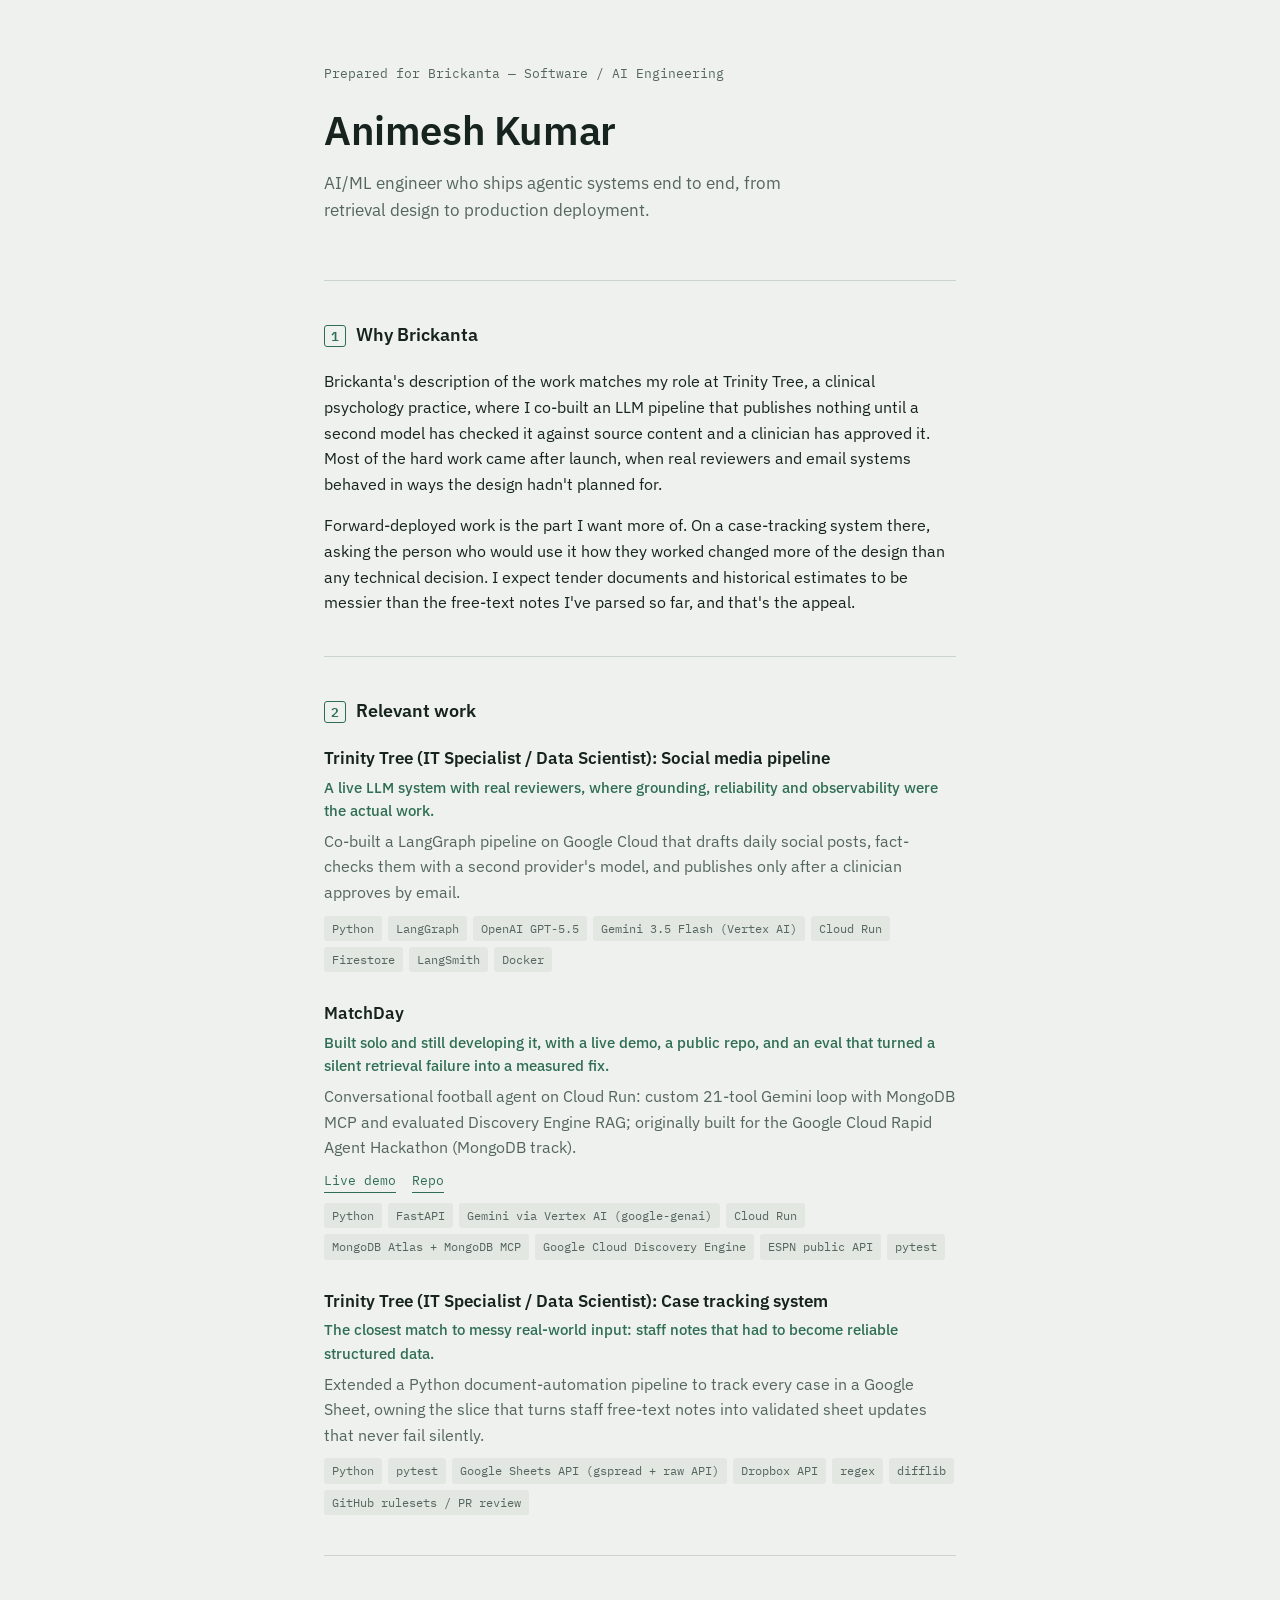
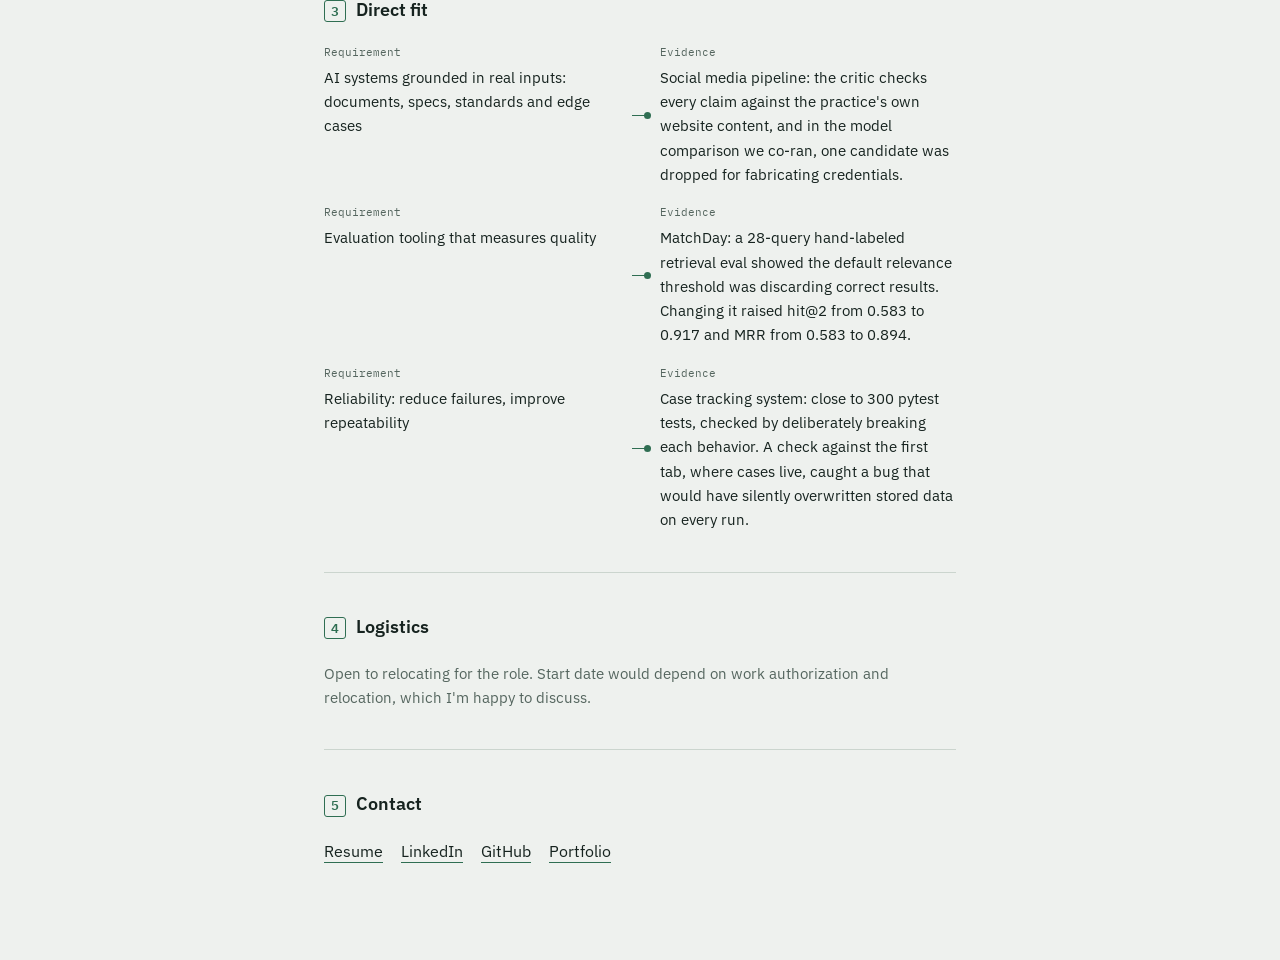
<file: brickanta/index.html>
<!doctype html>
<html lang="en">
<head>
<meta charset="utf-8">
<meta name="viewport" content="width=device-width, initial-scale=1">
<meta name="robots" content="noindex">
<title>Animesh Kumar — Brickanta</title>
<link rel="preconnect" href="https://fonts.googleapis.com">
<link rel="preconnect" href="https://fonts.gstatic.com" crossorigin>
<link href="https://fonts.googleapis.com/css2?family=IBM+Plex+Sans:wght@400;500;600&family=IBM+Plex+Mono:wght@400;500&display=swap" rel="stylesheet">
<link rel="stylesheet" href="../assets/styles.css">
<script data-goatcounter="https://animesh452.goatcounter.com/count" async src="//gc.zgo.at/count.js"></script>
</head>
<body>
<main class="page">

  <header class="hero">
    <p class="letterhead mono">Prepared for Brickanta — Software / AI Engineering</p>
    <h1 class="name">Animesh Kumar</h1>
    <p class="positioning">AI/ML engineer who ships agentic systems end to end, from retrieval design to production deployment.</p>
  </header>

  <section class="block" id="why">
    <h2 class="block-title"><span class="idx">1</span> Why Brickanta</h2>
    <div class="prose">
<p>Brickanta's description of the work matches my role at Trinity Tree, a clinical psychology practice, where I co-built an LLM pipeline that publishes nothing until a second model has checked it against source content and a clinician has approved it. Most of the hard work came after launch, when real reviewers and email systems behaved in ways the design hadn't planned for.</p><p>Forward-deployed work is the part I want more of. On a case-tracking system there, asking the person who would use it how they worked changed more of the design than any technical decision. I expect tender documents and historical estimates to be messier than the free-text notes I've parsed so far, and that's the appeal.</p>    </div>
  </section>

  <section class="block" id="work">
    <h2 class="block-title"><span class="idx">2</span> Relevant work</h2>
    <div class="work-list">
      <article class="work-item">
        <h3>Trinity Tree (IT Specialist / Data Scientist): Social media pipeline</h3>
        <p class="work-why">A live LLM system with real reviewers, where grounding, reliability and observability were the actual work.</p>
        <p class="work-desc">Co-built a LangGraph pipeline on Google Cloud that drafts daily social posts, fact-checks them with a second provider's model, and publishes only after a clinician approves by email.</p>
        <ul class="tags">
<li class="mono">Python</li><li class="mono">LangGraph</li><li class="mono">OpenAI GPT-5.5</li><li class="mono">Gemini 3.5 Flash (Vertex AI)</li><li class="mono">Cloud Run</li><li class="mono">Firestore</li><li class="mono">LangSmith</li><li class="mono">Docker</li>        </ul>
      </article>
      <article class="work-item">
        <h3>MatchDay</h3>
        <p class="work-why">Built solo and still developing it, with a live demo, a public repo, and an eval that turned a silent retrieval failure into a measured fix.</p>
        <p class="work-desc">Conversational football agent on Cloud Run: custom 21-tool Gemini loop with MongoDB MCP and evaluated Discovery Engine RAG; originally built for the Google Cloud Rapid Agent Hackathon (MongoDB track).</p>
        <p class="work-links mono">
<a href="https://matchday-901040990547.us-central1.run.app/">Live demo</a><a href="https://github.com/Animesh452/wc2026-agent">Repo</a>        </p>
        <ul class="tags">
<li class="mono">Python</li><li class="mono">FastAPI</li><li class="mono">Gemini via Vertex AI (google-genai)</li><li class="mono">Cloud Run</li><li class="mono">MongoDB Atlas + MongoDB MCP</li><li class="mono">Google Cloud Discovery Engine</li><li class="mono">ESPN public API</li><li class="mono">pytest</li>        </ul>
      </article>
      <article class="work-item">
        <h3>Trinity Tree (IT Specialist / Data Scientist): Case tracking system</h3>
        <p class="work-why">The closest match to messy real-world input: staff notes that had to become reliable structured data.</p>
        <p class="work-desc">Extended a Python document-automation pipeline to track every case in a Google Sheet, owning the slice that turns staff free-text notes into validated sheet updates that never fail silently.</p>
        <ul class="tags">
<li class="mono">Python</li><li class="mono">pytest</li><li class="mono">Google Sheets API (gspread + raw API)</li><li class="mono">Dropbox API</li><li class="mono">regex</li><li class="mono">difflib</li><li class="mono">GitHub rulesets / PR review</li>        </ul>
      </article>
    </div>
  </section>

  <section class="block" id="fit">
    <h2 class="block-title"><span class="idx">3</span> Direct fit</h2>
    <div class="fit-ledger">
      <div class="fit-row">
        <div class="fit-req"><span class="fit-label mono">Requirement</span>AI systems grounded in real inputs: documents, specs, standards and edge cases</div>
        <div class="fit-connector" aria-hidden="true"></div>
        <div class="fit-evidence"><span class="fit-label mono">Evidence</span>Social media pipeline: the critic checks every claim against the practice's own website content, and in the model comparison we co-ran, one candidate was dropped for fabricating credentials.</div>
      </div>
      <div class="fit-row">
        <div class="fit-req"><span class="fit-label mono">Requirement</span>Evaluation tooling that measures quality</div>
        <div class="fit-connector" aria-hidden="true"></div>
        <div class="fit-evidence"><span class="fit-label mono">Evidence</span>MatchDay: a 28-query hand-labeled retrieval eval showed the default relevance threshold was discarding correct results. Changing it raised hit@2 from 0.583 to 0.917 and MRR from 0.583 to 0.894.</div>
      </div>
      <div class="fit-row">
        <div class="fit-req"><span class="fit-label mono">Requirement</span>Reliability: reduce failures, improve repeatability</div>
        <div class="fit-connector" aria-hidden="true"></div>
        <div class="fit-evidence"><span class="fit-label mono">Evidence</span>Case tracking system: close to 300 pytest tests, checked by deliberately breaking each behavior. A check against the first tab, where cases live, caught a bug that would have silently overwritten stored data on every run.</div>
      </div>
    </div>
  </section>

  <section class="block" id="logistics">
    <h2 class="block-title"><span class="idx">4</span> Logistics</h2>
    <div class="prose small">
<p>Open to relocating for the role. Start date would depend on work authorization and relocation, which I'm happy to discuss.</p>    </div>
  </section>

  <footer class="block contact" id="contact">
    <h2 class="block-title"><span class="idx">5</span> Contact</h2>
    <ul class="contact-list">
<li><a href="https://animesh452.github.io/for/resume/b/Animesh_Kumar_Resume.pdf">Resume</a></li><li><a href="https://linkedin.com/in/animeshk452">LinkedIn</a></li><li><a href="https://github.com/Animesh452">GitHub</a></li><li><a href="https://animesh452.github.io">Portfolio</a></li>    </ul>
  </footer>

</main>
</body>
</html>
</file>
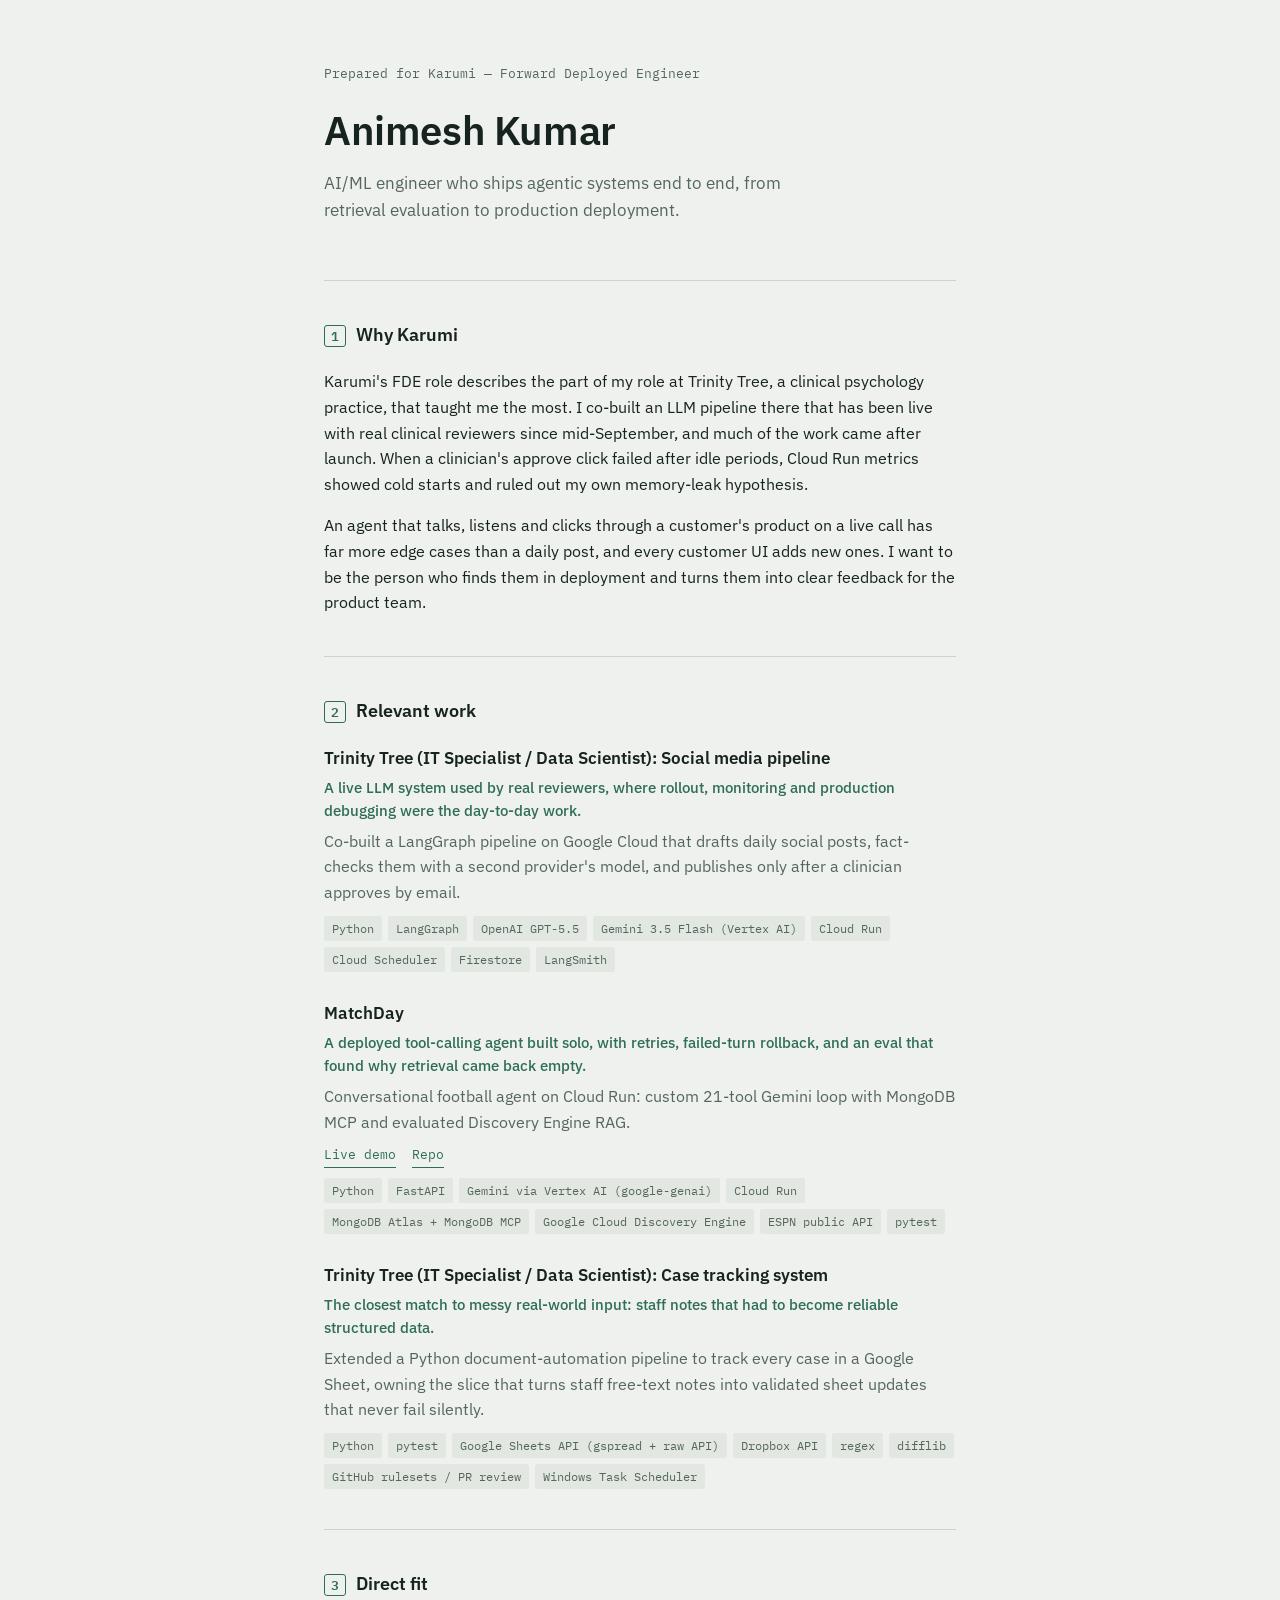
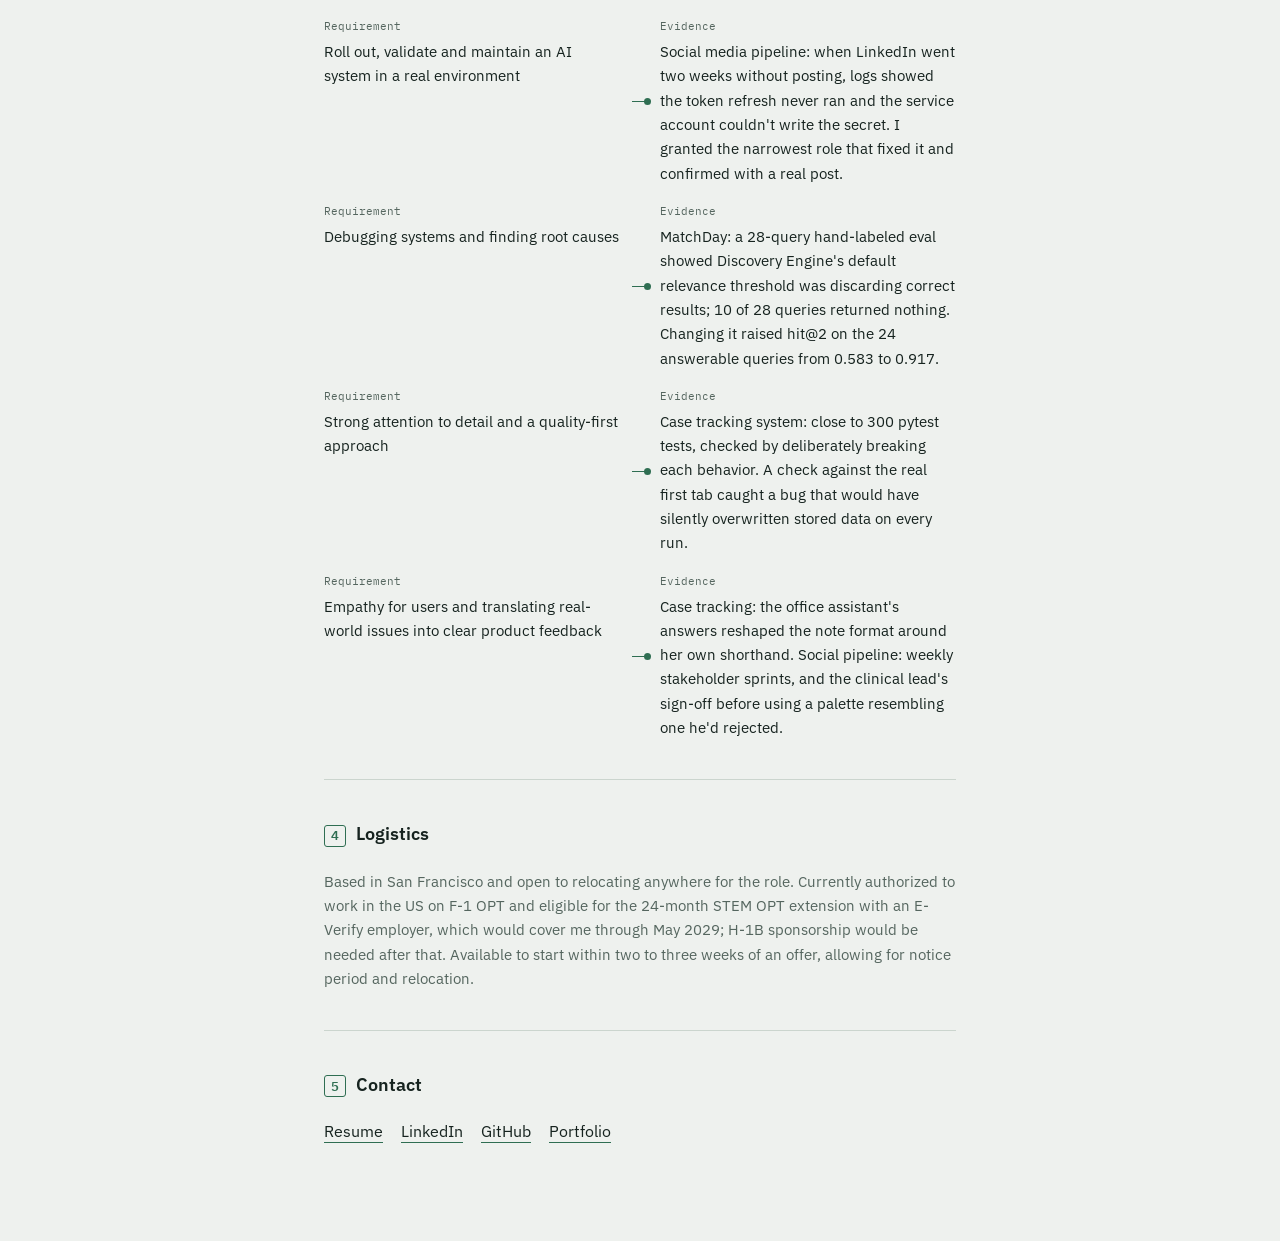
<file: karumi/index.html>
<!doctype html>
<html lang="en">
<head>
<meta charset="utf-8">
<meta name="viewport" content="width=device-width, initial-scale=1">
<meta name="robots" content="noindex">
<title>Animesh Kumar — Karumi</title>
<link rel="preconnect" href="https://fonts.googleapis.com">
<link rel="preconnect" href="https://fonts.gstatic.com" crossorigin>
<link href="https://fonts.googleapis.com/css2?family=IBM+Plex+Sans:wght@400;500;600&family=IBM+Plex+Mono:wght@400;500&display=swap" rel="stylesheet">
<link rel="stylesheet" href="../assets/styles.css">
<script data-goatcounter="https://animesh452.goatcounter.com/count" async src="//gc.zgo.at/count.js"></script>
</head>
<body>
<main class="page">

  <header class="hero">
    <p class="letterhead mono">Prepared for Karumi — Forward Deployed Engineer</p>
    <h1 class="name">Animesh Kumar</h1>
    <p class="positioning">AI/ML engineer who ships agentic systems end to end, from retrieval evaluation to production deployment.</p>
  </header>

  <section class="block" id="why">
    <h2 class="block-title"><span class="idx">1</span> Why Karumi</h2>
    <div class="prose">
<p>Karumi's FDE role describes the part of my role at Trinity Tree, a clinical psychology practice, that taught me the most. I co-built an LLM pipeline there that has been live with real clinical reviewers since mid-September, and much of the work came after launch. When a clinician's approve click failed after idle periods, Cloud Run metrics showed cold starts and ruled out my own memory-leak hypothesis.</p><p>An agent that talks, listens and clicks through a customer's product on a live call has far more edge cases than a daily post, and every customer UI adds new ones. I want to be the person who finds them in deployment and turns them into clear feedback for the product team.</p>    </div>
  </section>

  <section class="block" id="work">
    <h2 class="block-title"><span class="idx">2</span> Relevant work</h2>
    <div class="work-list">
      <article class="work-item">
        <h3>Trinity Tree (IT Specialist / Data Scientist): Social media pipeline</h3>
        <p class="work-why">A live LLM system used by real reviewers, where rollout, monitoring and production debugging were the day-to-day work.</p>
        <p class="work-desc">Co-built a LangGraph pipeline on Google Cloud that drafts daily social posts, fact-checks them with a second provider's model, and publishes only after a clinician approves by email.</p>
        <ul class="tags">
<li class="mono">Python</li><li class="mono">LangGraph</li><li class="mono">OpenAI GPT-5.5</li><li class="mono">Gemini 3.5 Flash (Vertex AI)</li><li class="mono">Cloud Run</li><li class="mono">Cloud Scheduler</li><li class="mono">Firestore</li><li class="mono">LangSmith</li>        </ul>
      </article>
      <article class="work-item">
        <h3>MatchDay</h3>
        <p class="work-why">A deployed tool-calling agent built solo, with retries, failed-turn rollback, and an eval that found why retrieval came back empty.</p>
        <p class="work-desc">Conversational football agent on Cloud Run: custom 21-tool Gemini loop with MongoDB MCP and evaluated Discovery Engine RAG.</p>
        <p class="work-links mono">
<a href="https://matchday-901040990547.us-central1.run.app/">Live demo</a><a href="https://github.com/Animesh452/wc2026-agent">Repo</a>        </p>
        <ul class="tags">
<li class="mono">Python</li><li class="mono">FastAPI</li><li class="mono">Gemini via Vertex AI (google-genai)</li><li class="mono">Cloud Run</li><li class="mono">MongoDB Atlas + MongoDB MCP</li><li class="mono">Google Cloud Discovery Engine</li><li class="mono">ESPN public API</li><li class="mono">pytest</li>        </ul>
      </article>
      <article class="work-item">
        <h3>Trinity Tree (IT Specialist / Data Scientist): Case tracking system</h3>
        <p class="work-why">The closest match to messy real-world input: staff notes that had to become reliable structured data.</p>
        <p class="work-desc">Extended a Python document-automation pipeline to track every case in a Google Sheet, owning the slice that turns staff free-text notes into validated sheet updates that never fail silently.</p>
        <ul class="tags">
<li class="mono">Python</li><li class="mono">pytest</li><li class="mono">Google Sheets API (gspread + raw API)</li><li class="mono">Dropbox API</li><li class="mono">regex</li><li class="mono">difflib</li><li class="mono">GitHub rulesets / PR review</li><li class="mono">Windows Task Scheduler</li>        </ul>
      </article>
    </div>
  </section>

  <section class="block" id="fit">
    <h2 class="block-title"><span class="idx">3</span> Direct fit</h2>
    <div class="fit-ledger">
      <div class="fit-row">
        <div class="fit-req"><span class="fit-label mono">Requirement</span>Roll out, validate and maintain an AI system in a real environment</div>
        <div class="fit-connector" aria-hidden="true"></div>
        <div class="fit-evidence"><span class="fit-label mono">Evidence</span>Social media pipeline: when LinkedIn went two weeks without posting, logs showed the token refresh never ran and the service account couldn't write the secret. I granted the narrowest role that fixed it and confirmed with a real post.</div>
      </div>
      <div class="fit-row">
        <div class="fit-req"><span class="fit-label mono">Requirement</span>Debugging systems and finding root causes</div>
        <div class="fit-connector" aria-hidden="true"></div>
        <div class="fit-evidence"><span class="fit-label mono">Evidence</span>MatchDay: a 28-query hand-labeled eval showed Discovery Engine's default relevance threshold was discarding correct results; 10 of 28 queries returned nothing. Changing it raised hit@2 on the 24 answerable queries from 0.583 to 0.917.</div>
      </div>
      <div class="fit-row">
        <div class="fit-req"><span class="fit-label mono">Requirement</span>Strong attention to detail and a quality-first approach</div>
        <div class="fit-connector" aria-hidden="true"></div>
        <div class="fit-evidence"><span class="fit-label mono">Evidence</span>Case tracking system: close to 300 pytest tests, checked by deliberately breaking each behavior. A check against the real first tab caught a bug that would have silently overwritten stored data on every run.</div>
      </div>
      <div class="fit-row">
        <div class="fit-req"><span class="fit-label mono">Requirement</span>Empathy for users and translating real-world issues into clear product feedback</div>
        <div class="fit-connector" aria-hidden="true"></div>
        <div class="fit-evidence"><span class="fit-label mono">Evidence</span>Case tracking: the office assistant's answers reshaped the note format around her own shorthand. Social pipeline: weekly stakeholder sprints, and the clinical lead's sign-off before using a palette resembling one he'd rejected.</div>
      </div>
    </div>
  </section>

  <section class="block" id="logistics">
    <h2 class="block-title"><span class="idx">4</span> Logistics</h2>
    <div class="prose small">
<p>Based in San Francisco and open to relocating anywhere for the role. Currently authorized to work in the US on F-1 OPT and eligible for the 24-month STEM OPT extension with an E-Verify employer, which would cover me through May 2029; H-1B sponsorship would be needed after that. Available to start within two to three weeks of an offer, allowing for notice period and relocation.</p>    </div>
  </section>

  <footer class="block contact" id="contact">
    <h2 class="block-title"><span class="idx">5</span> Contact</h2>
    <ul class="contact-list">
<li><a href="https://animesh452.github.io/for/resume/b/Animesh_Kumar_Resume.pdf">Resume</a></li><li><a href="https://linkedin.com/in/animeshk452">LinkedIn</a></li><li><a href="https://github.com/Animesh452">GitHub</a></li><li><a href="https://animesh452.github.io">Portfolio</a></li>    </ul>
  </footer>

</main>
</body>
</html>
</file>
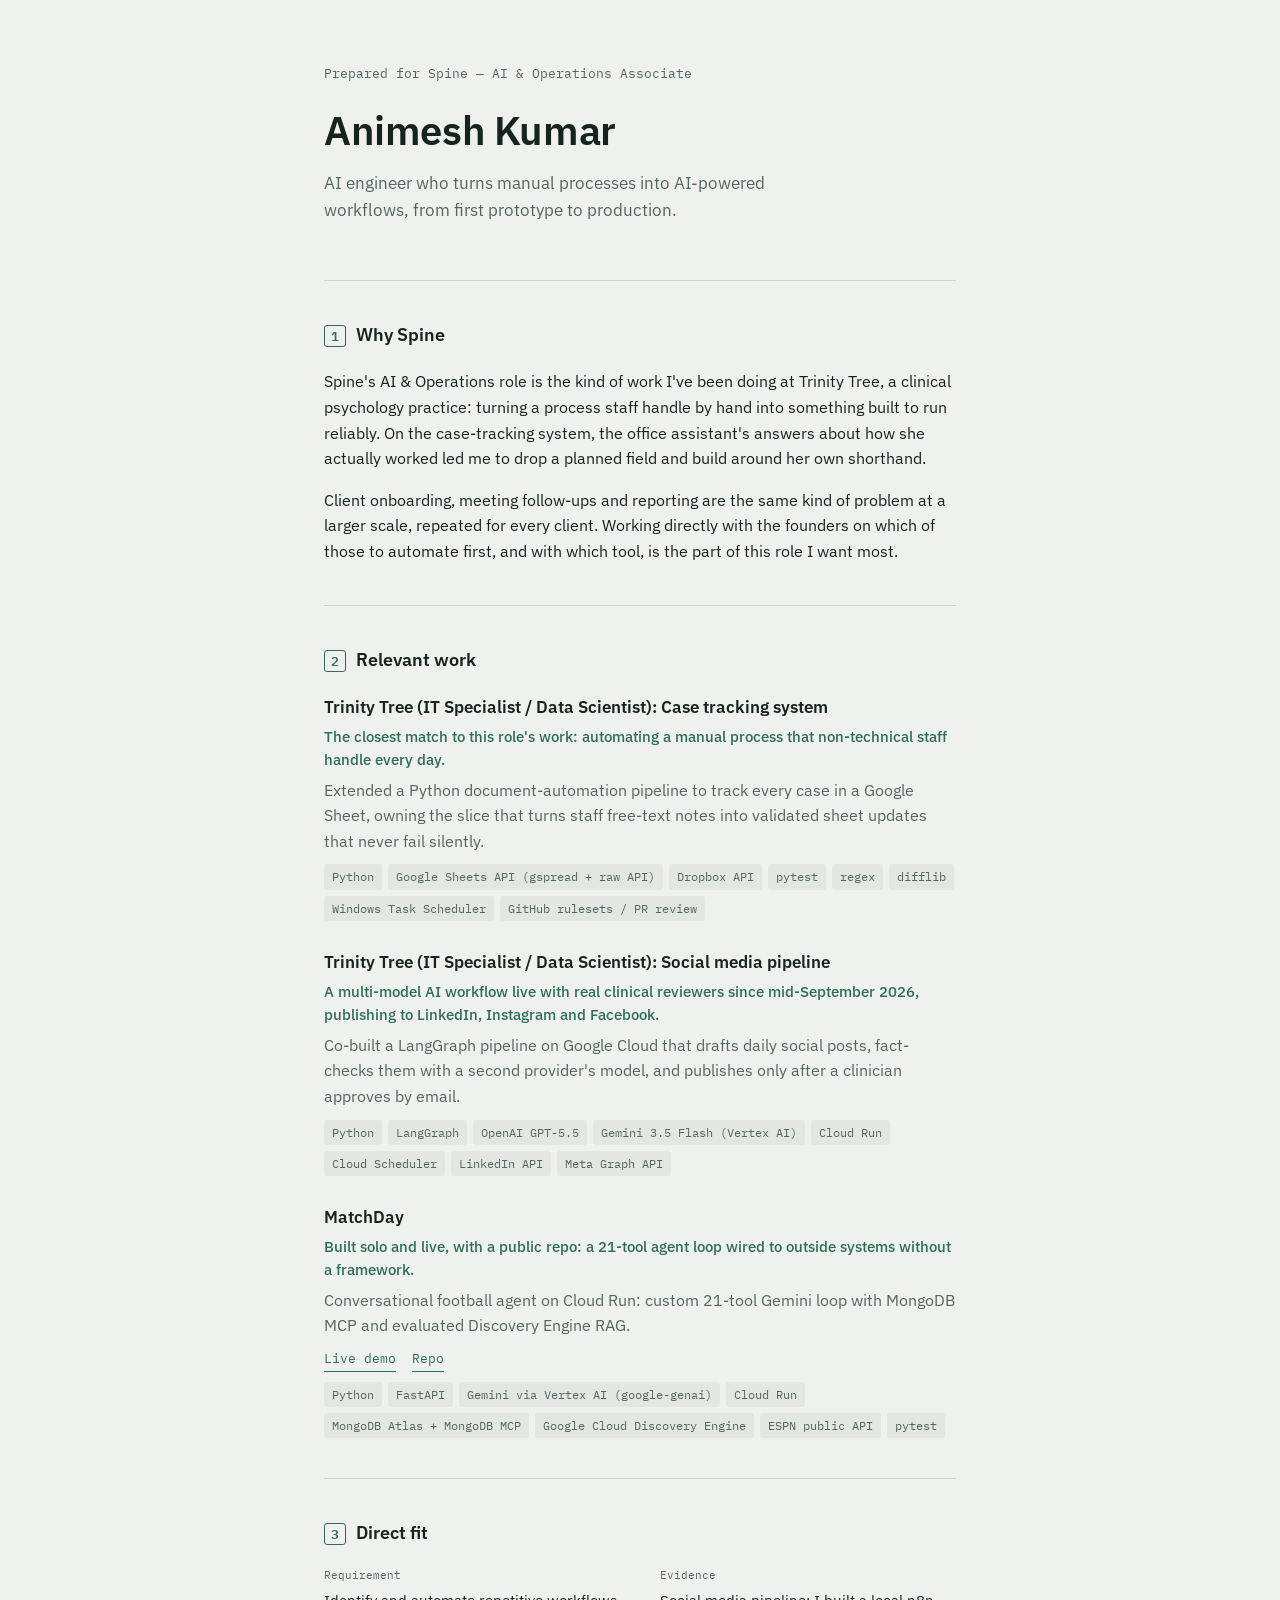
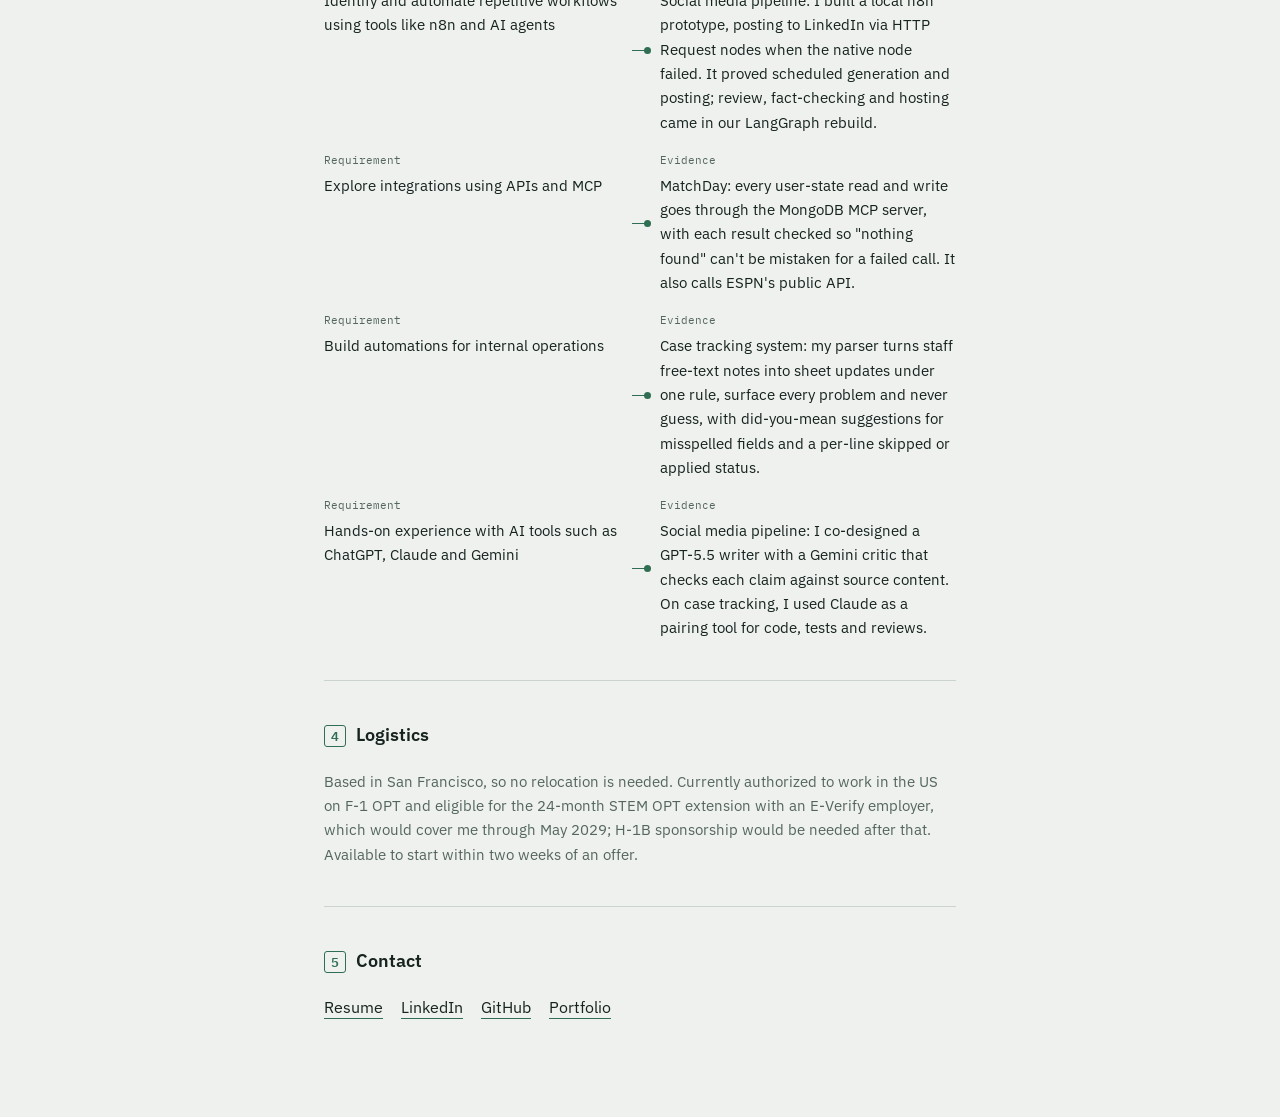
<file: spine/index.html>
<!doctype html>
<html lang="en">
<head>
<meta charset="utf-8">
<meta name="viewport" content="width=device-width, initial-scale=1">
<meta name="robots" content="noindex">
<title>Animesh Kumar — Spine</title>
<link rel="preconnect" href="https://fonts.googleapis.com">
<link rel="preconnect" href="https://fonts.gstatic.com" crossorigin>
<link href="https://fonts.googleapis.com/css2?family=IBM+Plex+Sans:wght@400;500;600&family=IBM+Plex+Mono:wght@400;500&display=swap" rel="stylesheet">
<link rel="stylesheet" href="../assets/styles.css">
<script data-goatcounter="https://animesh452.goatcounter.com/count" async src="//gc.zgo.at/count.js"></script>
</head>
<body>
<main class="page">

  <header class="hero">
    <p class="letterhead mono">Prepared for Spine — AI & Operations Associate</p>
    <h1 class="name">Animesh Kumar</h1>
    <p class="positioning">AI engineer who turns manual processes into AI-powered workflows, from first prototype to production.</p>
  </header>

  <section class="block" id="why">
    <h2 class="block-title"><span class="idx">1</span> Why Spine</h2>
    <div class="prose">
<p>Spine's AI & Operations role is the kind of work I've been doing at Trinity Tree, a clinical psychology practice: turning a process staff handle by hand into something built to run reliably. On the case-tracking system, the office assistant's answers about how she actually worked led me to drop a planned field and build around her own shorthand.</p><p>Client onboarding, meeting follow-ups and reporting are the same kind of problem at a larger scale, repeated for every client. Working directly with the founders on which of those to automate first, and with which tool, is the part of this role I want most.</p>    </div>
  </section>

  <section class="block" id="work">
    <h2 class="block-title"><span class="idx">2</span> Relevant work</h2>
    <div class="work-list">
      <article class="work-item">
        <h3>Trinity Tree (IT Specialist / Data Scientist): Case tracking system</h3>
        <p class="work-why">The closest match to this role's work: automating a manual process that non-technical staff handle every day.</p>
        <p class="work-desc">Extended a Python document-automation pipeline to track every case in a Google Sheet, owning the slice that turns staff free-text notes into validated sheet updates that never fail silently.</p>
        <ul class="tags">
<li class="mono">Python</li><li class="mono">Google Sheets API (gspread + raw API)</li><li class="mono">Dropbox API</li><li class="mono">pytest</li><li class="mono">regex</li><li class="mono">difflib</li><li class="mono">Windows Task Scheduler</li><li class="mono">GitHub rulesets / PR review</li>        </ul>
      </article>
      <article class="work-item">
        <h3>Trinity Tree (IT Specialist / Data Scientist): Social media pipeline</h3>
        <p class="work-why">A multi-model AI workflow live with real clinical reviewers since mid-September 2026, publishing to LinkedIn, Instagram and Facebook.</p>
        <p class="work-desc">Co-built a LangGraph pipeline on Google Cloud that drafts daily social posts, fact-checks them with a second provider's model, and publishes only after a clinician approves by email.</p>
        <ul class="tags">
<li class="mono">Python</li><li class="mono">LangGraph</li><li class="mono">OpenAI GPT-5.5</li><li class="mono">Gemini 3.5 Flash (Vertex AI)</li><li class="mono">Cloud Run</li><li class="mono">Cloud Scheduler</li><li class="mono">LinkedIn API</li><li class="mono">Meta Graph API</li>        </ul>
      </article>
      <article class="work-item">
        <h3>MatchDay</h3>
        <p class="work-why">Built solo and live, with a public repo: a 21-tool agent loop wired to outside systems without a framework.</p>
        <p class="work-desc">Conversational football agent on Cloud Run: custom 21-tool Gemini loop with MongoDB MCP and evaluated Discovery Engine RAG.</p>
        <p class="work-links mono">
<a href="https://matchday-901040990547.us-central1.run.app/">Live demo</a><a href="https://github.com/Animesh452/wc2026-agent">Repo</a>        </p>
        <ul class="tags">
<li class="mono">Python</li><li class="mono">FastAPI</li><li class="mono">Gemini via Vertex AI (google-genai)</li><li class="mono">Cloud Run</li><li class="mono">MongoDB Atlas + MongoDB MCP</li><li class="mono">Google Cloud Discovery Engine</li><li class="mono">ESPN public API</li><li class="mono">pytest</li>        </ul>
      </article>
    </div>
  </section>

  <section class="block" id="fit">
    <h2 class="block-title"><span class="idx">3</span> Direct fit</h2>
    <div class="fit-ledger">
      <div class="fit-row">
        <div class="fit-req"><span class="fit-label mono">Requirement</span>Identify and automate repetitive workflows using tools like n8n and AI agents</div>
        <div class="fit-connector" aria-hidden="true"></div>
        <div class="fit-evidence"><span class="fit-label mono">Evidence</span>Social media pipeline: I built a local n8n prototype, posting to LinkedIn via HTTP Request nodes when the native node failed. It proved scheduled generation and posting; review, fact-checking and hosting came in our LangGraph rebuild.</div>
      </div>
      <div class="fit-row">
        <div class="fit-req"><span class="fit-label mono">Requirement</span>Explore integrations using APIs and MCP</div>
        <div class="fit-connector" aria-hidden="true"></div>
        <div class="fit-evidence"><span class="fit-label mono">Evidence</span>MatchDay: every user-state read and write goes through the MongoDB MCP server, with each result checked so "nothing found" can't be mistaken for a failed call. It also calls ESPN's public API.</div>
      </div>
      <div class="fit-row">
        <div class="fit-req"><span class="fit-label mono">Requirement</span>Build automations for internal operations</div>
        <div class="fit-connector" aria-hidden="true"></div>
        <div class="fit-evidence"><span class="fit-label mono">Evidence</span>Case tracking system: my parser turns staff free-text notes into sheet updates under one rule, surface every problem and never guess, with did-you-mean suggestions for misspelled fields and a per-line skipped or applied status.</div>
      </div>
      <div class="fit-row">
        <div class="fit-req"><span class="fit-label mono">Requirement</span>Hands-on experience with AI tools such as ChatGPT, Claude and Gemini</div>
        <div class="fit-connector" aria-hidden="true"></div>
        <div class="fit-evidence"><span class="fit-label mono">Evidence</span>Social media pipeline: I co-designed a GPT-5.5 writer with a Gemini critic that checks each claim against source content. On case tracking, I used Claude as a pairing tool for code, tests and reviews.</div>
      </div>
    </div>
  </section>

  <section class="block" id="logistics">
    <h2 class="block-title"><span class="idx">4</span> Logistics</h2>
    <div class="prose small">
<p>Based in San Francisco, so no relocation is needed. Currently authorized to work in the US on F-1 OPT and eligible for the 24-month STEM OPT extension with an E-Verify employer, which would cover me through May 2029; H-1B sponsorship would be needed after that. Available to start within two weeks of an offer.</p>    </div>
  </section>

  <footer class="block contact" id="contact">
    <h2 class="block-title"><span class="idx">5</span> Contact</h2>
    <ul class="contact-list">
<li><a href="https://animesh452.github.io/for/resume/b/Animesh_Kumar_Resume.pdf">Resume</a></li><li><a href="https://linkedin.com/in/animeshk452">LinkedIn</a></li><li><a href="https://github.com/Animesh452">GitHub</a></li><li><a href="https://animesh452.github.io">Portfolio</a></li>    </ul>
  </footer>

</main>
</body>
</html>
</file>
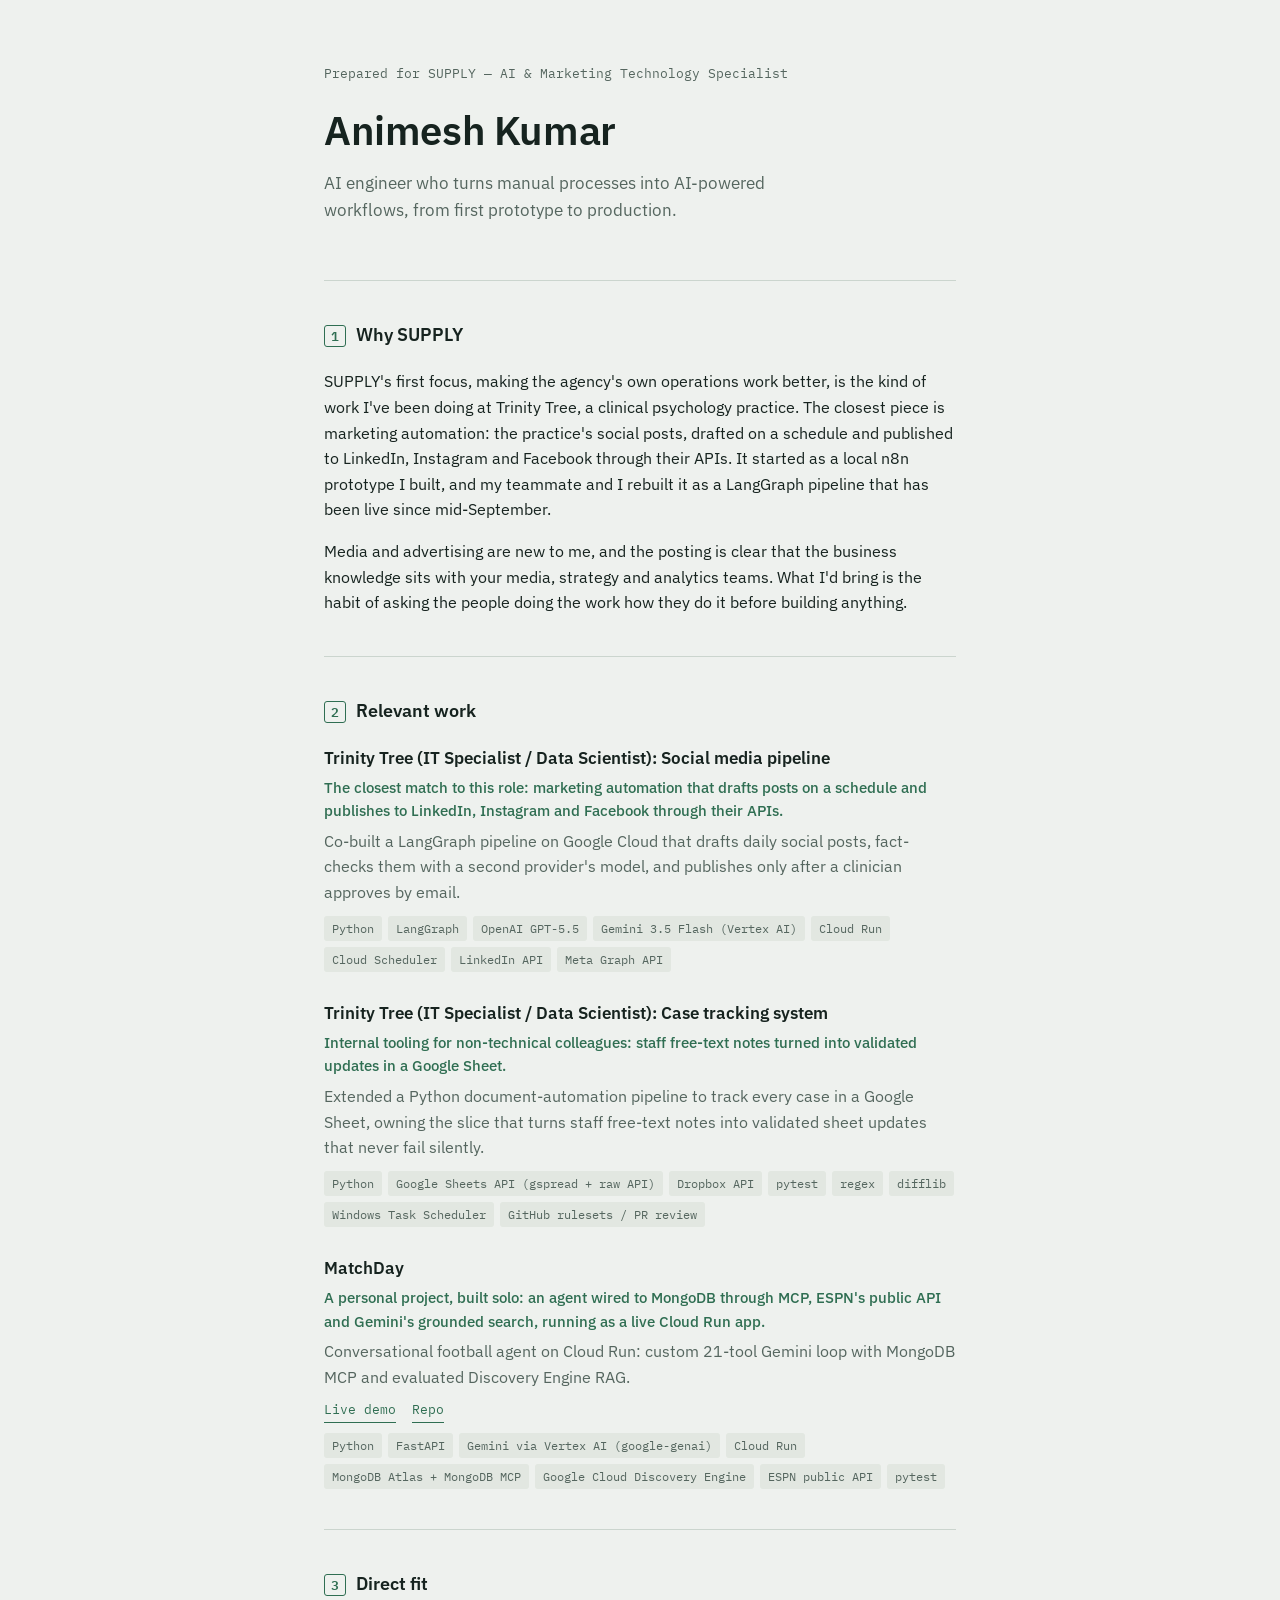
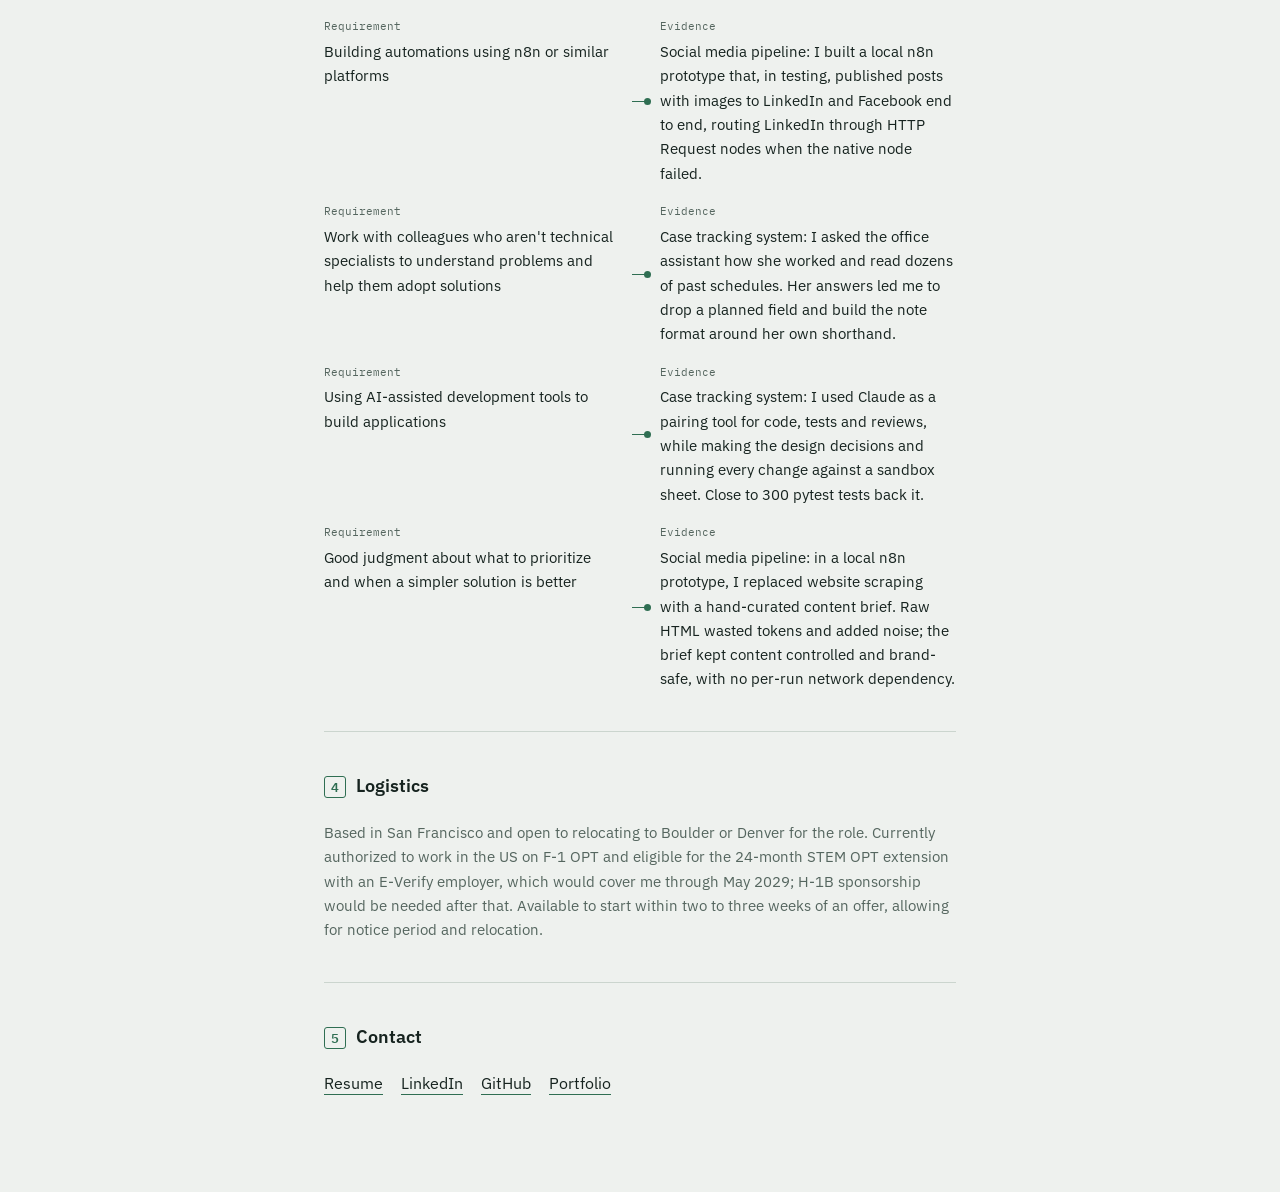
<file: supply/index.html>
<!doctype html>
<html lang="en">
<head>
<meta charset="utf-8">
<meta name="viewport" content="width=device-width, initial-scale=1">
<meta name="robots" content="noindex">
<title>Animesh Kumar — SUPPLY</title>
<link rel="preconnect" href="https://fonts.googleapis.com">
<link rel="preconnect" href="https://fonts.gstatic.com" crossorigin>
<link href="https://fonts.googleapis.com/css2?family=IBM+Plex+Sans:wght@400;500;600&family=IBM+Plex+Mono:wght@400;500&display=swap" rel="stylesheet">
<link rel="stylesheet" href="../assets/styles.css">
<script data-goatcounter="https://animesh452.goatcounter.com/count" async src="//gc.zgo.at/count.js"></script>
</head>
<body>
<main class="page">

  <header class="hero">
    <p class="letterhead mono">Prepared for SUPPLY — AI & Marketing Technology Specialist</p>
    <h1 class="name">Animesh Kumar</h1>
    <p class="positioning">AI engineer who turns manual processes into AI-powered workflows, from first prototype to production.</p>
  </header>

  <section class="block" id="why">
    <h2 class="block-title"><span class="idx">1</span> Why SUPPLY</h2>
    <div class="prose">
<p>SUPPLY's first focus, making the agency's own operations work better, is the kind of work I've been doing at Trinity Tree, a clinical psychology practice. The closest piece is marketing automation: the practice's social posts, drafted on a schedule and published to LinkedIn, Instagram and Facebook through their APIs. It started as a local n8n prototype I built, and my teammate and I rebuilt it as a LangGraph pipeline that has been live since mid-September.</p><p>Media and advertising are new to me, and the posting is clear that the business knowledge sits with your media, strategy and analytics teams. What I'd bring is the habit of asking the people doing the work how they do it before building anything.</p>    </div>
  </section>

  <section class="block" id="work">
    <h2 class="block-title"><span class="idx">2</span> Relevant work</h2>
    <div class="work-list">
      <article class="work-item">
        <h3>Trinity Tree (IT Specialist / Data Scientist): Social media pipeline</h3>
        <p class="work-why">The closest match to this role: marketing automation that drafts posts on a schedule and publishes to LinkedIn, Instagram and Facebook through their APIs.</p>
        <p class="work-desc">Co-built a LangGraph pipeline on Google Cloud that drafts daily social posts, fact-checks them with a second provider's model, and publishes only after a clinician approves by email.</p>
        <ul class="tags">
<li class="mono">Python</li><li class="mono">LangGraph</li><li class="mono">OpenAI GPT-5.5</li><li class="mono">Gemini 3.5 Flash (Vertex AI)</li><li class="mono">Cloud Run</li><li class="mono">Cloud Scheduler</li><li class="mono">LinkedIn API</li><li class="mono">Meta Graph API</li>        </ul>
      </article>
      <article class="work-item">
        <h3>Trinity Tree (IT Specialist / Data Scientist): Case tracking system</h3>
        <p class="work-why">Internal tooling for non-technical colleagues: staff free-text notes turned into validated updates in a Google Sheet.</p>
        <p class="work-desc">Extended a Python document-automation pipeline to track every case in a Google Sheet, owning the slice that turns staff free-text notes into validated sheet updates that never fail silently.</p>
        <ul class="tags">
<li class="mono">Python</li><li class="mono">Google Sheets API (gspread + raw API)</li><li class="mono">Dropbox API</li><li class="mono">pytest</li><li class="mono">regex</li><li class="mono">difflib</li><li class="mono">Windows Task Scheduler</li><li class="mono">GitHub rulesets / PR review</li>        </ul>
      </article>
      <article class="work-item">
        <h3>MatchDay</h3>
        <p class="work-why">A personal project, built solo: an agent wired to MongoDB through MCP, ESPN's public API and Gemini's grounded search, running as a live Cloud Run app.</p>
        <p class="work-desc">Conversational football agent on Cloud Run: custom 21-tool Gemini loop with MongoDB MCP and evaluated Discovery Engine RAG.</p>
        <p class="work-links mono">
<a href="https://matchday-901040990547.us-central1.run.app/">Live demo</a><a href="https://github.com/Animesh452/wc2026-agent">Repo</a>        </p>
        <ul class="tags">
<li class="mono">Python</li><li class="mono">FastAPI</li><li class="mono">Gemini via Vertex AI (google-genai)</li><li class="mono">Cloud Run</li><li class="mono">MongoDB Atlas + MongoDB MCP</li><li class="mono">Google Cloud Discovery Engine</li><li class="mono">ESPN public API</li><li class="mono">pytest</li>        </ul>
      </article>
    </div>
  </section>

  <section class="block" id="fit">
    <h2 class="block-title"><span class="idx">3</span> Direct fit</h2>
    <div class="fit-ledger">
      <div class="fit-row">
        <div class="fit-req"><span class="fit-label mono">Requirement</span>Building automations using n8n or similar platforms</div>
        <div class="fit-connector" aria-hidden="true"></div>
        <div class="fit-evidence"><span class="fit-label mono">Evidence</span>Social media pipeline: I built a local n8n prototype that, in testing, published posts with images to LinkedIn and Facebook end to end, routing LinkedIn through HTTP Request nodes when the native node failed.</div>
      </div>
      <div class="fit-row">
        <div class="fit-req"><span class="fit-label mono">Requirement</span>Work with colleagues who aren't technical specialists to understand problems and help them adopt solutions</div>
        <div class="fit-connector" aria-hidden="true"></div>
        <div class="fit-evidence"><span class="fit-label mono">Evidence</span>Case tracking system: I asked the office assistant how she worked and read dozens of past schedules. Her answers led me to drop a planned field and build the note format around her own shorthand.</div>
      </div>
      <div class="fit-row">
        <div class="fit-req"><span class="fit-label mono">Requirement</span>Using AI-assisted development tools to build applications</div>
        <div class="fit-connector" aria-hidden="true"></div>
        <div class="fit-evidence"><span class="fit-label mono">Evidence</span>Case tracking system: I used Claude as a pairing tool for code, tests and reviews, while making the design decisions and running every change against a sandbox sheet. Close to 300 pytest tests back it.</div>
      </div>
      <div class="fit-row">
        <div class="fit-req"><span class="fit-label mono">Requirement</span>Good judgment about what to prioritize and when a simpler solution is better</div>
        <div class="fit-connector" aria-hidden="true"></div>
        <div class="fit-evidence"><span class="fit-label mono">Evidence</span>Social media pipeline: in a local n8n prototype, I replaced website scraping with a hand-curated content brief. Raw HTML wasted tokens and added noise; the brief kept content controlled and brand-safe, with no per-run network dependency.</div>
      </div>
    </div>
  </section>

  <section class="block" id="logistics">
    <h2 class="block-title"><span class="idx">4</span> Logistics</h2>
    <div class="prose small">
<p>Based in San Francisco and open to relocating to Boulder or Denver for the role. Currently authorized to work in the US on F-1 OPT and eligible for the 24-month STEM OPT extension with an E-Verify employer, which would cover me through May 2029; H-1B sponsorship would be needed after that. Available to start within two to three weeks of an offer, allowing for notice period and relocation.</p>    </div>
  </section>

  <footer class="block contact" id="contact">
    <h2 class="block-title"><span class="idx">5</span> Contact</h2>
    <ul class="contact-list">
<li><a href="https://animesh452.github.io/for/resume/b/Animesh_Kumar_Resume.pdf">Resume</a></li><li><a href="https://linkedin.com/in/animeshk452">LinkedIn</a></li><li><a href="https://github.com/Animesh452">GitHub</a></li><li><a href="https://animesh452.github.io">Portfolio</a></li>    </ul>
  </footer>

</main>
</body>
</html>
</file>
<file: assets/styles.css>
:root {
  --paper: #EEF1EE;
  --paper-line: #CBD5CE;
  --ink: #16231F;
  --ink-soft: #55665F;
  --accent: #2F6E52;
  --tag-bg: #E2E7E1;
  --max-w: 680px;
}

@media (prefers-color-scheme: dark) {
  :root:not([data-theme="light"]) {
    --paper: #121815;
    --paper-line: #2A3830;
    --ink: #E7ECE8;
    --ink-soft: #9FB0A6;
    --accent: #6FBF9B;
    --tag-bg: #1D2822;
  }
}
:root[data-theme="dark"] {
  --paper: #121815;
  --paper-line: #2A3830;
  --ink: #E7ECE8;
  --ink-soft: #9FB0A6;
  --accent: #6FBF9B;
  --tag-bg: #1D2822;
}

* { box-sizing: border-box; }

body {
  margin: 0;
  background: var(--paper);
  color: var(--ink);
  font-family: "IBM Plex Sans", -apple-system, BlinkMacSystemFont, sans-serif;
  line-height: 1.6;
  -webkit-font-smoothing: antialiased;
}

.page {
  max-width: var(--max-w);
  margin: 0 auto;
  padding: 64px 24px 96px;
}

.mono { font-family: "IBM Plex Mono", ui-monospace, SFMono-Regular, monospace; }

a { color: inherit; }
a:focus-visible, button:focus-visible { outline: 2px solid var(--accent); outline-offset: 2px; }

/* Hero */
.hero {
  margin-bottom: 56px;
  opacity: 0;
  animation: rise 0.5s ease-out forwards;
}
@keyframes rise {
  from { opacity: 0; transform: translateY(6px); }
  to { opacity: 1; transform: translateY(0); }
}
@media (prefers-reduced-motion: reduce) {
  .hero { animation: none; opacity: 1; }
}

.letterhead {
  font-size: 0.8rem;
  color: var(--ink-soft);
  margin: 0 0 14px;
}

.name {
  font-size: clamp(1.9rem, 4vw, 2.5rem);
  font-weight: 600;
  margin: 0 0 8px;
  letter-spacing: -0.01em;
}

.positioning {
  font-size: 1.05rem;
  color: var(--ink-soft);
  margin: 0;
  max-width: 46ch;
}

/* Sections */
.block {
  padding-top: 40px;
  margin-top: 40px;
  border-top: 1px solid var(--paper-line);
}

.block-title {
  display: flex;
  align-items: baseline;
  gap: 10px;
  font-size: 1.1rem;
  font-weight: 600;
  margin: 0 0 20px;
}

.idx {
  font-family: "IBM Plex Mono", ui-monospace, monospace;
  font-size: 0.8rem;
  color: var(--accent);
  border: 1px solid var(--accent);
  border-radius: 3px;
  width: 22px;
  height: 22px;
  display: inline-flex;
  align-items: center;
  justify-content: center;
  flex-shrink: 0;
}

.prose { margin: 0; }
.prose p { margin: 0 0 1em; }
.prose p:last-child { margin-bottom: 0; }
.prose.small { font-size: 0.95rem; color: var(--ink-soft); }

/* Relevant work */
.work-list { display: flex; flex-direction: column; gap: 28px; }
.work-item h3 { margin: 0 0 4px; font-size: 1.05rem; font-weight: 600; }
.work-why { margin: 0 0 6px; color: var(--accent); font-size: 0.92rem; font-weight: 500; }
.work-desc { margin: 0 0 10px; color: var(--ink-soft); }
.work-links { display: flex; gap: 16px; margin: 0 0 10px; font-size: 0.8rem; }
.work-links a {
  color: var(--accent);
  text-decoration: none;
  border-bottom: 1px solid var(--accent);
  padding-bottom: 1px;
}
.work-links a:hover { color: var(--ink); }
.tags { list-style: none; display: flex; flex-wrap: wrap; gap: 6px; margin: 0; padding: 0; }
.tags li {
  font-size: 0.75rem;
  background: var(--tag-bg);
  color: var(--ink-soft);
  padding: 3px 8px;
  border-radius: 3px;
}

/* Fit ledger */
.fit-ledger { display: flex; flex-direction: column; gap: 18px; }
.fit-row {
  display: grid;
  grid-template-columns: 1fr 16px 1fr;
  align-items: start;
  gap: 12px;
}
.fit-label {
  display: block;
  font-size: 0.7rem;
  color: var(--ink-soft);
  margin-bottom: 3px;
}
.fit-connector {
  align-self: center;
  height: 1px;
  background: var(--accent);
  position: relative;
}
.fit-connector::after {
  content: "";
  position: absolute;
  right: -3px;
  top: -3px;
  width: 7px;
  height: 7px;
  border-radius: 50%;
  background: var(--accent);
}
.fit-req, .fit-evidence { font-size: 0.95rem; }

@media (max-width: 560px) {
  .fit-row { grid-template-columns: 1fr; }
  .fit-connector { display: none; }
}

/* Contact */
.contact-list {
  list-style: none;
  display: flex;
  flex-wrap: wrap;
  gap: 18px;
  padding: 0;
  margin: 0;
}
.contact-list a {
  text-decoration: none;
  border-bottom: 1px solid var(--accent);
  padding-bottom: 1px;
}
.contact-list a:hover { color: var(--accent); }
</file>
